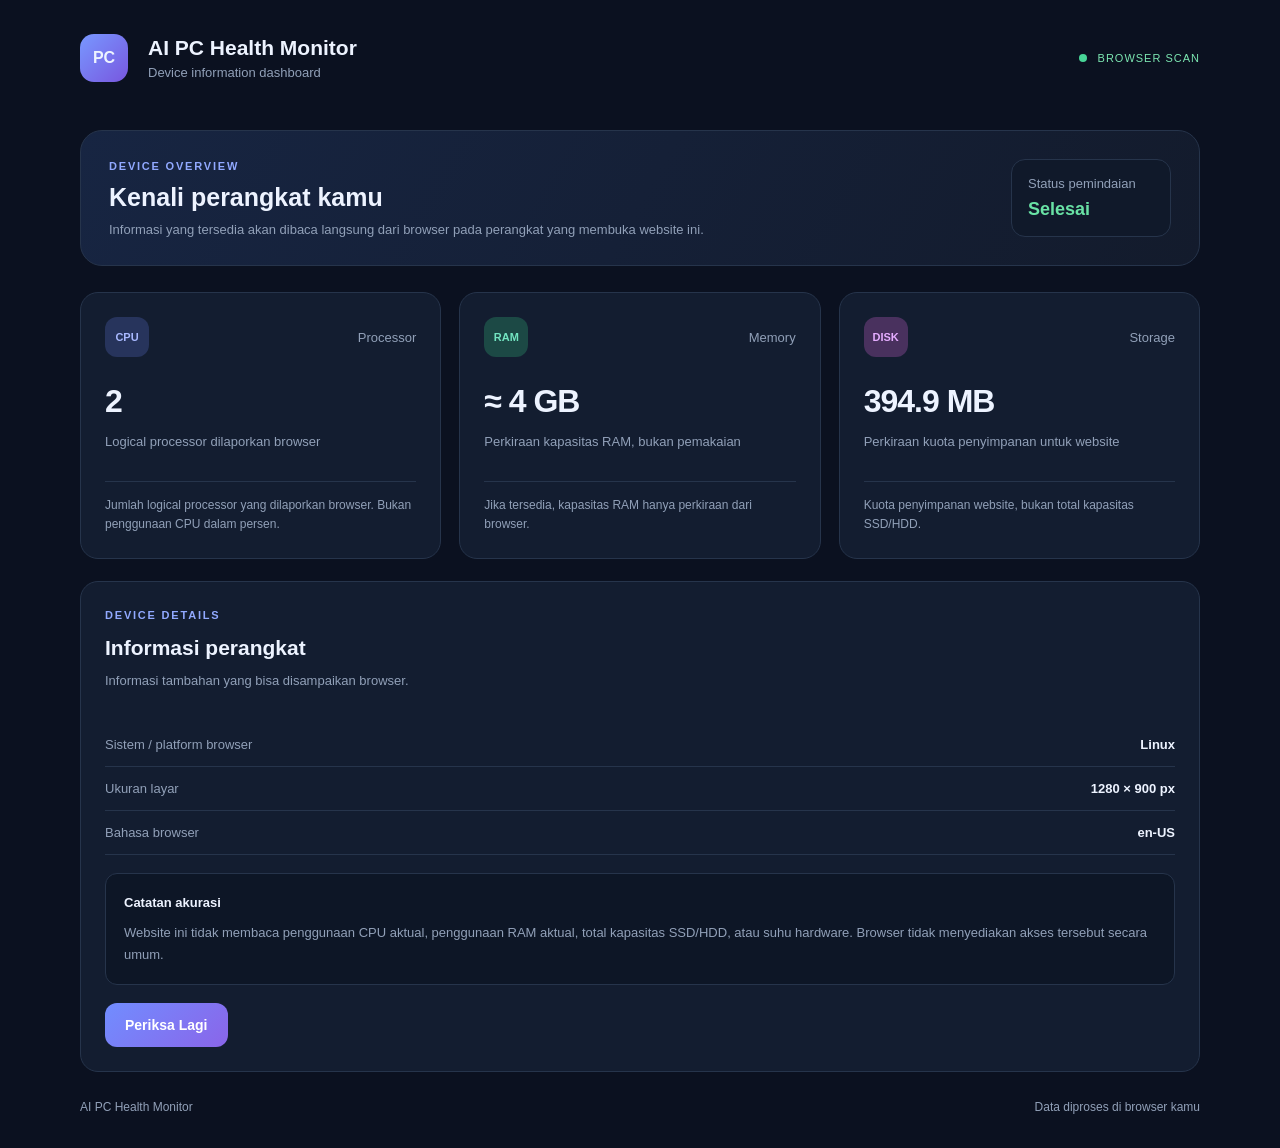
<file: website public/index.html>
<!DOCTYPE html>
<html lang="id">
<head>
    <meta charset="UTF-8">
    <meta name="viewport" content="width=device-width, initial-scale=1.0">
    <meta name="theme-color" content="#0b1120">
    <title>AI PC Health Monitor</title>
    <link rel="stylesheet" href="style.css">
</head>
<body>
<main class="container">
    <header class="topbar">
        <div class="brand">
            <div class="logo">PC</div>
            <div>
                <h1>AI PC Health Monitor</h1>
                <p>Device information dashboard</p>
            </div>
        </div>
        <span class="live"><span></span> BROWSER SCAN</span>
    </header>

    <section class="welcome">
        <div>
            <p class="eyebrow">DEVICE OVERVIEW</p>
            <h2>Kenali perangkat kamu</h2>
            <p class="muted">
                Informasi yang tersedia akan dibaca langsung dari browser
                pada perangkat yang membuka website ini.
            </p>
        </div>
        <div class="status-box">
            <span class="muted">Status pemindaian</span>
            <strong id="scan-status">Memulai...</strong>
        </div>
    </section>

    <section class="metrics">
        <article class="metric-card">
            <div class="metric-heading">
                <span class="metric-icon cpu-icon">CPU</span>
                <span class="muted">Processor</span>
            </div>
            <div class="metric-value compact" id="cpu-value">--</div>
            <p class="metric-label" id="cpu-detail">Memeriksa dukungan browser...</p>
            <div class="info-note">
                Jumlah logical processor yang dilaporkan browser.
                Bukan penggunaan CPU dalam persen.
            </div>
        </article>

        <article class="metric-card">
            <div class="metric-heading">
                <span class="metric-icon ram-icon">RAM</span>
                <span class="muted">Memory</span>
            </div>
            <div class="metric-value compact" id="ram-value">--</div>
            <p class="metric-label" id="ram-detail">Memeriksa dukungan browser...</p>
            <div class="info-note">
                Jika tersedia, kapasitas RAM hanya perkiraan dari browser.
            </div>
        </article>

        <article class="metric-card">
            <div class="metric-heading">
                <span class="metric-icon disk-icon">DISK</span>
                <span class="muted">Storage</span>
            </div>
            <div class="metric-value compact" id="disk-value">--</div>
            <p class="metric-label" id="disk-detail">Memeriksa dukungan browser...</p>
            <div class="info-note">
                Kuota penyimpanan website, bukan total kapasitas SSD/HDD.
            </div>
        </article>
    </section>

    <section class="panel">
        <div>
            <p class="eyebrow">DEVICE DETAILS</p>
            <h2>Informasi perangkat</h2>
            <p class="muted">
                Informasi tambahan yang bisa disampaikan browser.
            </p>
        </div>
        <div class="details">
            <div class="detail-row">
                <span>Sistem / platform browser</span>
                <strong id="platform-value">Tidak tersedia</strong>
            </div>
            <div class="detail-row">
                <span>Ukuran layar</span>
                <strong id="screen-value">Tidak tersedia</strong>
            </div>
            <div class="detail-row">
                <span>Bahasa browser</span>
                <strong id="language-value">Tidak tersedia</strong>
            </div>
        </div>
        <div class="result">
            <strong>Catatan akurasi</strong>
            <p>
                Website ini tidak membaca penggunaan CPU aktual, penggunaan
                RAM aktual, total kapasitas SSD/HDD, atau suhu hardware.
                Browser tidak menyediakan akses tersebut secara umum.
            </p>
        </div>
        <button id="scan-button" type="button">Periksa Lagi</button>
    </section>

    <footer>
        <span>AI PC Health Monitor</span>
        <span>Data diproses di browser kamu</span>
    </footer>
</main>

<script>
    function formatBytes(bytes) {
        if (!Number.isFinite(bytes) || bytes < 0) return "Tidak tersedia";

        const units = ["B", "KB", "MB", "GB", "TB"];
        let value = bytes;
        let unit = 0;

        while (value >= 1024 && unit < units.length - 1) {
            value /= 1024;
            unit++;
        }

        return `${value.toFixed(1)} ${units[unit]}`;
    }

    function setUnsupported(valueId, detailId, message) {
        document.getElementById(valueId).textContent = "N/A";
        document.getElementById(detailId).textContent = message;
    }

    async function scanDevice() {
        const button = document.getElementById("scan-button");
        const status = document.getElementById("scan-status");

        button.disabled = true;
        status.textContent = "Memeriksa...";

        try {
            // Informasi logical processor yang disediakan browser
            if (Number.isFinite(navigator.hardwareConcurrency)) {
                document.getElementById("cpu-value").textContent =
                    navigator.hardwareConcurrency;
                document.getElementById("cpu-detail").textContent =
                    "Logical processor dilaporkan browser";
            } else {
                setUnsupported(
                    "cpu-value",
                    "cpu-detail",
                    "Tidak didukung browser ini"
                );
            }

            // Perkiraan RAM, jika browser menyediakan Device Memory API
            if (Number.isFinite(navigator.deviceMemory)) {
                document.getElementById("ram-value").textContent =
                    `≈ ${navigator.deviceMemory} GB`;
                document.getElementById("ram-detail").textContent =
                    "Perkiraan kapasitas RAM, bukan pemakaian";
            } else {
                setUnsupported(
                    "ram-value",
                    "ram-detail",
                    "Browser tidak menyediakan data RAM"
                );
            }

            // Storage API hanya memberi kuota website, bukan kapasitas disk
            if (navigator.storage &&
                typeof navigator.storage.estimate === "function") {
                try {
                    const estimate = await navigator.storage.estimate();

                    if (Number.isFinite(estimate.quota)) {
                        document.getElementById("disk-value").textContent =
                            formatBytes(estimate.quota);
                        document.getElementById("disk-detail").textContent =
                            "Perkiraan kuota penyimpanan untuk website";
                    } else {
                        setUnsupported(
                            "disk-value",
                            "disk-detail",
                            "Kuota website tidak tersedia"
                        );
                    }
                } catch {
                    setUnsupported(
                        "disk-value",
                        "disk-detail",
                        "Browser tidak mengizinkan pembacaan kuota"
                    );
                }
            } else {
                setUnsupported(
                    "disk-value",
                    "disk-detail",
                    "Storage API tidak didukung"
                );
            }

            // Informasi platform dari browser dapat dibatasi atau disamarkan
            const platform = navigator.userAgentData?.platform
                || navigator.platform;

            document.getElementById("platform-value").textContent =
                platform || "Tidak tersedia";

            document.getElementById("screen-value").textContent =
                `${screen.width} × ${screen.height} px`;

            document.getElementById("language-value").textContent =
                navigator.language || "Tidak tersedia";

            status.textContent = "Selesai";
        } catch (error) {
            console.error("Pemindaian gagal:", error);
            status.textContent = "Sebagian data gagal dibaca";
        } finally {
            button.disabled = false;
        }
    }

    document.getElementById("scan-button").addEventListener(
        "click",
        scanDevice
    );

    scanDevice();
</script>
</body>
</html>
</file>
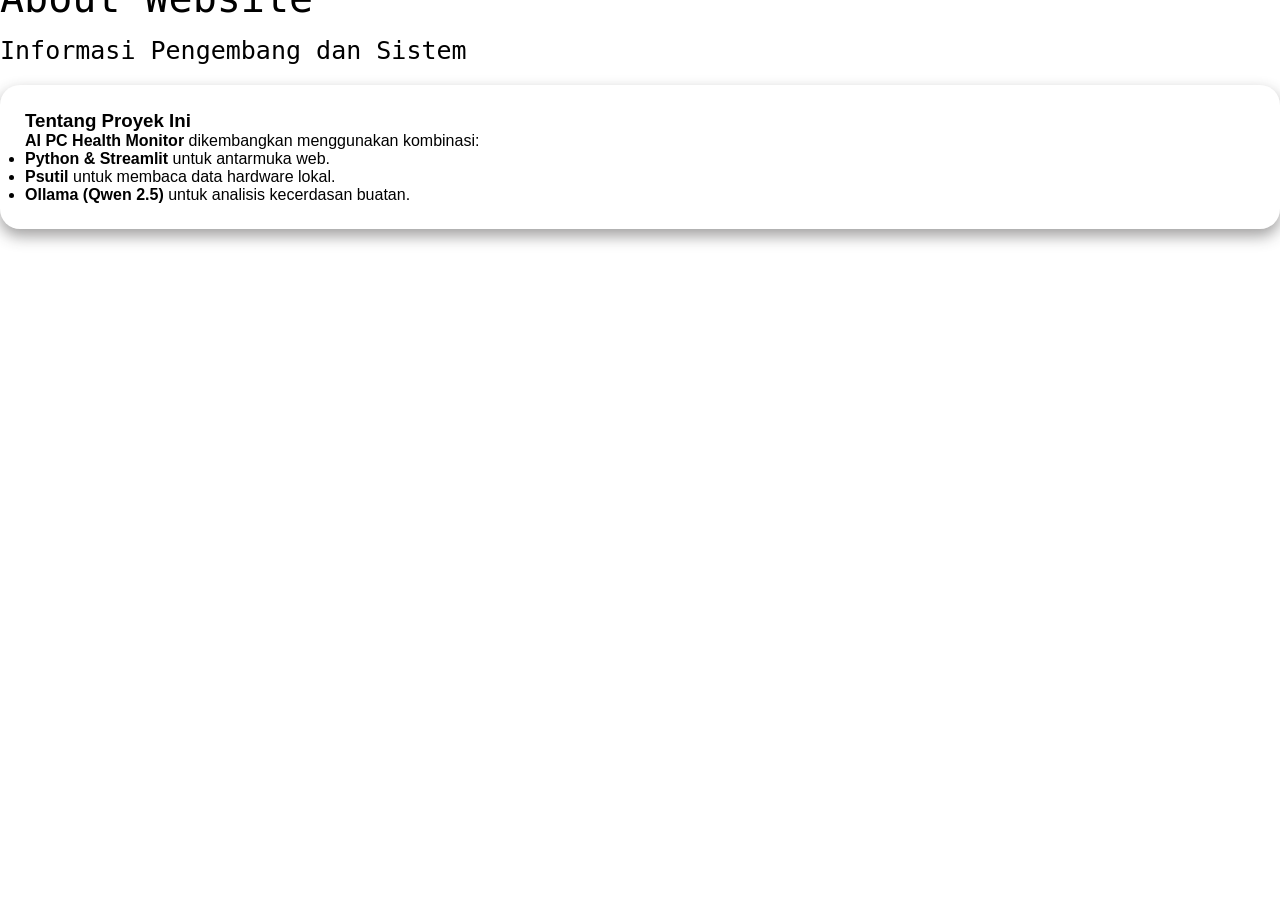
<file: about.html>
<!DOCTYPE html>
<html lang="en">
<head>
    <meta charset="UTF-8">
    <meta name="viewport" content="width=device-width, initial-scale=1.0">
    <link rel="stylesheet" href="style.css">
    <title>About</title>
</head>
<body>
  <div class="about-title"> About Website</div>
<div class="about-subtitle">Informasi Pengembang dan Sistem</div>

<div class="box-ai-about">
    <h3>Tentang Proyek Ini</h3>
    <p><b>AI PC Health Monitor</b> dikembangkan menggunakan kombinasi:</p>
    <ul>
        <li><b>Python & Streamlit</b> untuk antarmuka web.</li>
        <li><b>Psutil</b> untuk membaca data hardware lokal.</li>
        <li><b>Ollama (Qwen 2.5)</b> untuk analisis kecerdasan buatan.</li>
    </ul>
</div>
</body>
</html>
</file>
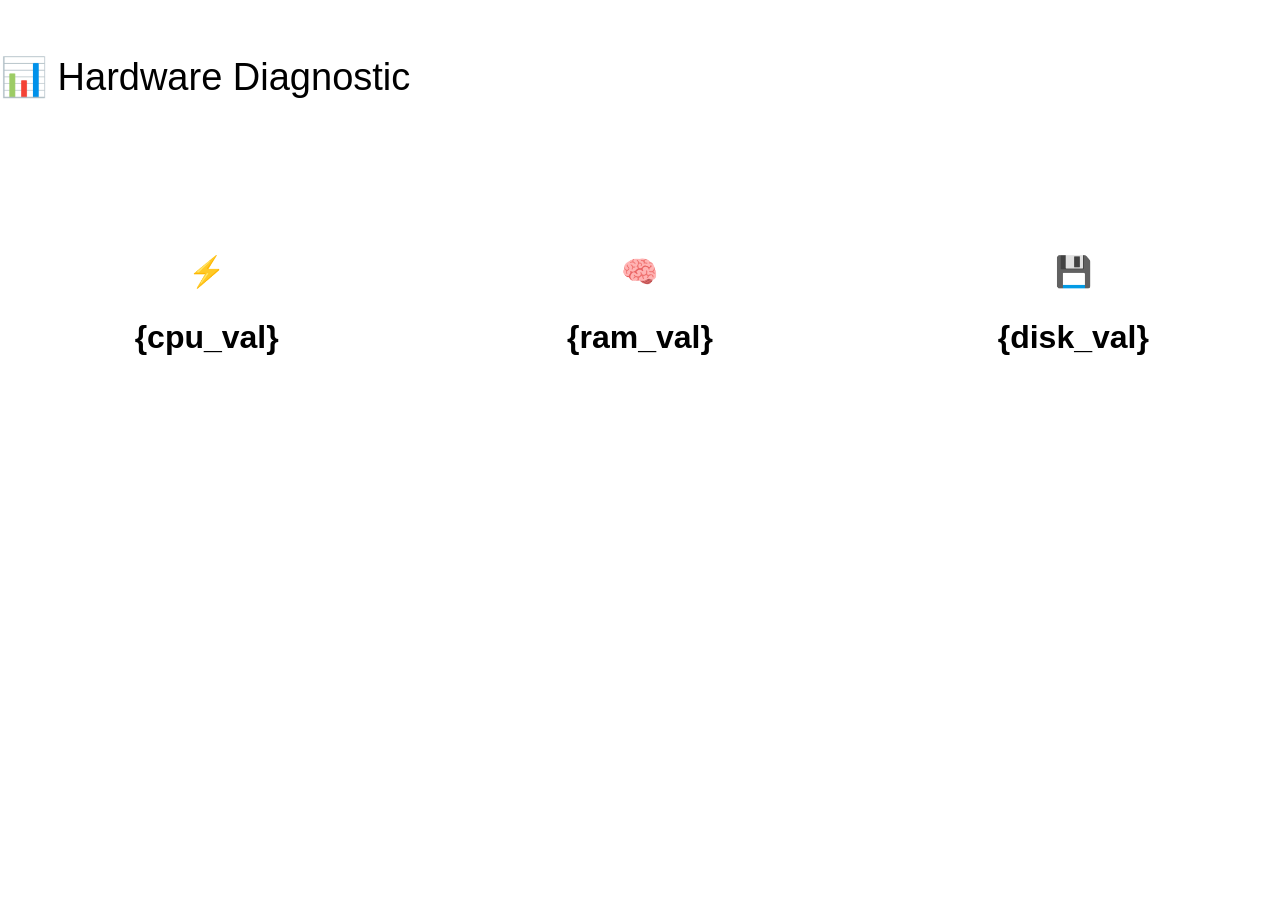
<file: diagnostic.html>
<!DOCTYPE html>
<html lang="en">
<head>
    <meta charset="UTF-8">
    <meta name="viewport" content="width=device-width, initial-scale=1.0">
     <link rel="stylesheet" href="style.css">
    <title>Diagnostic</title>
</head>
<body>
   <div class="diagnostic-main-title">📊 Hardware Diagnostic</div>
<div class="diagnostic-subtitle">Pemantauan Metrik Komputer Secara Langsung</div>

<div style="display: flex; gap: 20px; margin-bottom: 25px;">
    <div class="metric-card" style="flex: 1;">
        <div class="metric-icon">⚡</div>
        <div class="metric-title">CPU USAGE</div>
        <div class="metric-value">{cpu_val}</div>
    </div>
    <div class="metric-card" style="flex: 1;">
        <div class="metric-icon">🧠</div>
        <div class="metric-title">RAM USAGE</div>
        <div class="metric-value">{ram_val}</div>
    </div>
    <div class="metric-card" style="flex: 1;">
        <div class="metric-icon">💾</div>
        <div class="metric-title">DISK USAGE</div>
        <div class="metric-value">{disk_val}</div>
    </div>
</div>
</body>
</html>
</file>
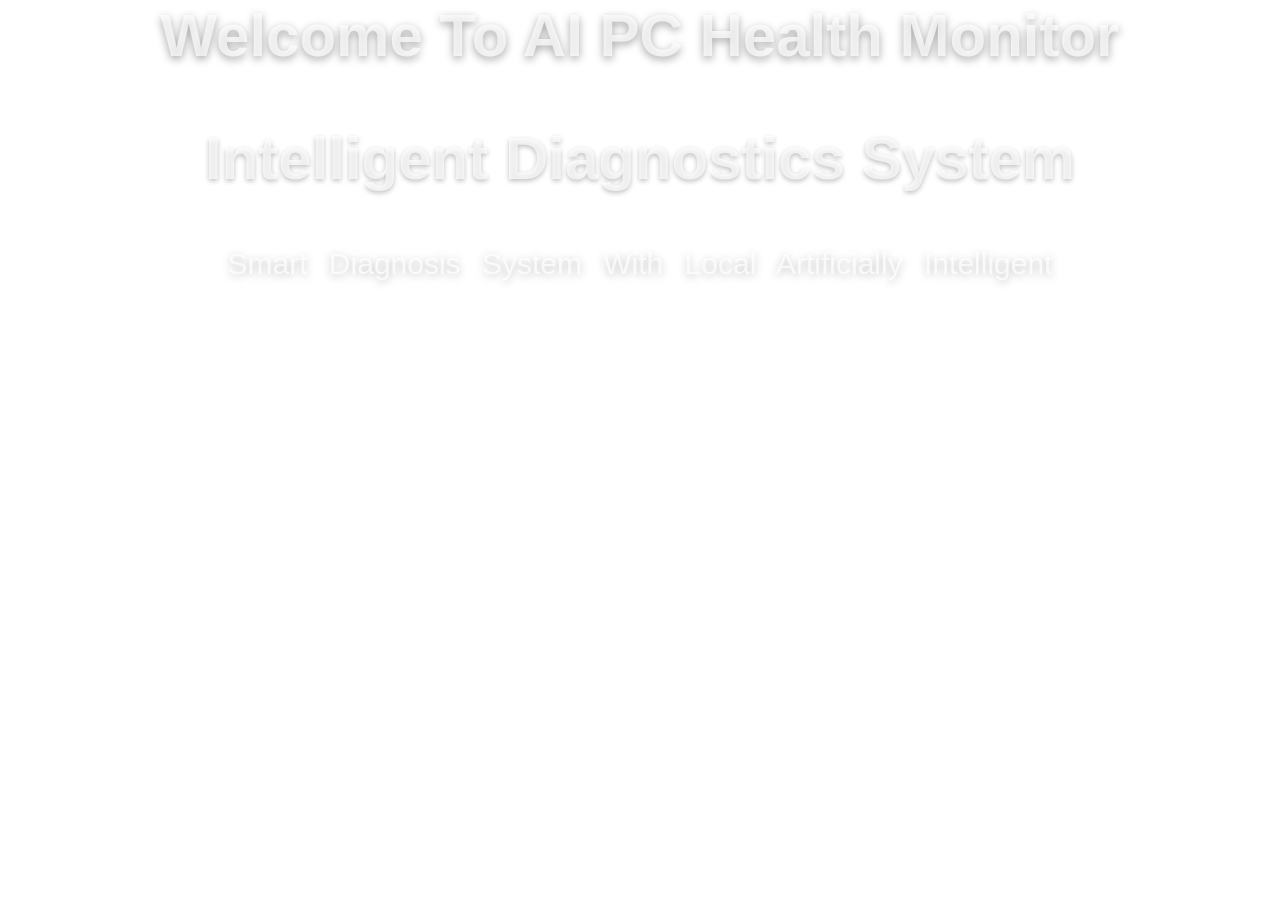
<file: home.html>
<!DOCTYPE html>
<html lang="en">
<head>
    <meta charset="UTF-8">
    <meta name="viewport" content="width=device-width, initial-scale=1.0">  
     <link rel="stylesheet" href="style.css">
    <title>Home</title>
</head>
<body>
    <div class="main-title">Welcome To AI PC Health Monitor</div>
<div class="subtitle">Intelligent Diagnostics System </div>
<div class="title">Smart Diagnosis System With Local Artificially Intelligent</div>
 
<video autoplay muted loop playsinline class="bg-video">
    <source src="bg-video.mp4" type="video/mp4">
</video>
</body>
</html>
</file>
<file: website public/style.css>
* {
    box-sizing: border-box;
}

:root {
    --bg: #0b1120;
    --card: #131d30;
    --border: #26344b;
    --text: #edf3ff;
    --muted: #91a0b8;
}

body {
    margin: 0;
    background: var(--bg);
    color: var(--text);
    font-family: "Segoe UI", Arial, sans-serif;
}

.container {
    width: min(1120px, 92%);
    margin: 0 auto;
    padding: 34px 0;
}

.topbar, .brand, .metric-heading, .welcome {
    display: flex;
    align-items: center;
    justify-content: space-between;
    gap: 20px;
}

.brand {
    justify-content: flex-start;
}

.logo {
    display: grid;
    place-items: center;
    width: 48px;
    height: 48px;
    border-radius: 14px;
    background: linear-gradient(135deg, #7898ff, #7857df);
    font-weight: 800;
}

h1, h2, p {
    margin-top: 0;
}

h1 {
    margin-bottom: 5px;
    font-size: 21px;
}

h2 {
    margin-bottom: 10px;
    font-size: 25px;
}

.brand p, .muted {
    color: var(--muted);
    font-size: 13px;
}

.brand p {
    margin-bottom: 0;
}

.live {
    color: #7ce6b1;
    font-size: 11px;
    letter-spacing: 1px;
}

.live span {
    display: inline-block;
    width: 8px;
    height: 8px;
    margin-right: 6px;
    border-radius: 50%;
    background: #48d597;
}

.welcome {
    margin: 48px 0 26px;
    padding: 28px;
    border: 1px solid var(--border);
    border-radius: 22px;
    background: linear-gradient(120deg, #172542, #131b2c);
}

.welcome p:last-child {
    margin-bottom: 0;
}

.eyebrow {
    color: #91a9ff;
    font-size: 11px;
    font-weight: 700;
    letter-spacing: 1.8px;
}

.status-box {
    min-width: 160px;
    padding: 16px;
    border: 1px solid var(--border);
    border-radius: 14px;
    background: #10192a;
}

.status-box span, .status-box strong {
    display: block;
}

.status-box strong {
    margin-top: 8px;
    font-size: 18px;
    color: #69e2a5;
}

.metrics {
    display: grid;
    grid-template-columns: repeat(3, minmax(0, 1fr));
    gap: 18px;
}

.metric-card, .panel {
    padding: 24px;
    border: 1px solid var(--border);
    border-radius: 18px;
    background: var(--card);
}

.metric-icon {
    display: grid;
    place-items: center;
    width: 44px;
    height: 40px;
    border-radius: 12px;
    font-size: 11px;
    font-weight: 800;
}

.cpu-icon {
    color: #a9b9ff;
    background: #27345c;
}

.ram-icon {
    color: #73e5c1;
    background: #1c4945;
}

.disk-icon {
    color: #e5adff;
    background: #49315e;
}

.metric-value {
    margin: 26px 0 12px;
    font-size: 42px;
    font-weight: 700;
    letter-spacing: -1px;
}

.metric-value.compact {
    font-size: 32px;
    overflow-wrap: anywhere;
}

.metric-label {
    min-height: 36px;
    color: var(--muted);
    font-size: 13px;
    line-height: 1.5;
}

.info-note {
    padding-top: 14px;
    border-top: 1px solid var(--border);
    color: var(--muted);
    font-size: 12px;
    line-height: 1.6;
}

.panel {
    display: grid;
    gap: 18px;
    margin-top: 22px;
}

.panel h2 {
    font-size: 21px;
}

.panel p {
    line-height: 1.7;
}

.details {
    display: grid;
    gap: 0;
}

.detail-row {
    display: flex;
    justify-content: space-between;
    gap: 16px;
    padding: 14px 0;
    border-bottom: 1px solid var(--border);
    font-size: 13px;
}

.detail-row span {
    color: var(--muted);
}

.detail-row strong {
    text-align: right;
    overflow-wrap: anywhere;
}

.result {
    padding: 18px;
    border: 1px solid var(--border);
    border-radius: 12px;
    background: #0d1626;
    font-size: 13px;
    line-height: 1.7;
}

.result p {
    margin: 8px 0 0;
    color: var(--muted);
}

button {
    justify-self: start;
    padding: 14px 20px;
    border: 0;
    border-radius: 12px;
    background: linear-gradient(135deg, #718dff, #8a65e9);
    color: white;
    font-size: 14px;
    font-weight: 700;
    cursor: pointer;
}

button:hover {
    filter: brightness(1.1);
}

button:disabled {
    cursor: wait;
    opacity: 0.65;
}

footer {
    display: flex;
    justify-content: space-between;
    gap: 12px;
    margin-top: 28px;
    color: var(--muted);
    font-size: 12px;
}

@media (max-width: 750px) {
    .welcome {
        align-items: flex-start;
        flex-direction: column;
        margin-top: 30px;
    }

    .status-box {
        width: 100%;
    }

    .metrics {
        grid-template-columns: 1fr;
    }

    .detail-row {
        flex-direction: column;
    }

    .detail-row strong {
        text-align: left;
    }

    button {
        width: 100%;
    }

    footer {
        flex-direction: column;
    }

    .live {
        display: none;
    }
}
</file>
<file: style.css>
*, html, body{
    margin:0;
    padding:0;
    font-family:'Trebuchet MS', 'Lucida Sans Unicode', 'Lucida Grande', 'Lucida Sans', Arial, sans-serif;

}

/* Main background */
.stApp {
    background-color:white;
    color: white;
}

/* Hide Streamlit menu */
#MainMenu { visibility: hidden; }
footer { visibility: hidden; }
header { visibility: hidden; }

/*diagnostic*/
.diagnostic-main-title {
    font-size: 38px;
    font-weight:50px;
    margin-top:55px;
    pointer-events:none;
    margin-bottom:10px;
    display: fixed;
}

.diagnostic-subtitle {
    margin-top:55px;
    color: #ffffff;
    margin-bottom:55px;
    display:fixed;
    font-size: 20px;
    pointer-events: none;
    font-weight: 300px 
    
}

/*diagnostic*/



/* Metric cards */
.metric-card {
    background-color:#ffffff3b;
    border-radius: 20px;
    padding: 22px;
    min-height: 150px;
    text-align: center;
    justify-content:space-between;
    gap: 15px;
    width: 10%;
   
    
}

.metric-card:hover{
   transition:all 0.5s ease-in-out;
   transform:scale3d(1.03, 1.05, 1.1); 
   box-shadow: 0 6px 20px rgba(255, 255, 255, 0.781);
   
}

.metric-icon { 
    font-size: 30px;
    pointer-events: none;
}


.metric-title {
    color: #ffffff;
    font-size: 15px;
    margin-top: 8px;
    pointer-events: none;
}

.metric-value {
    font-size: 32px;
    font-weight: 700;
    margin-top: 5px;
    pointer-events:none;
}

/*metric cards*/


/* home */
.main-title {
    text-shadow: 0 3px 8px rgba(0, 0, 0, 0.35);
    font-size: 60px;
    font-weight:800;
    text-align:center;
    line-height: 1.2;
    color: #ffffffb5;
    margin-bottom: 45px;
    pointer-events: none;
    font-family: Arial, Helvetica, sans-serif   

}

.subtitle{

    font-family:Arial, Helvetica, sans-serif;
    font-size: 60px;
    font-weight:800;
    text-align:center;
    line-height:1.4;
    color: #ffffffb5;
    margin-bottom: 45px;
    pointer-events: none;
    text-shadow: 0 2px 5px rgba(0, 0, 0, 0.25);
}

.title{
    font-family:Arial, Helvetica, sans-serif;
    font-size: 30px;
    font-weight:300;
    text-align:center;
    line-height:1.2;
    color: #ffffffb5;
    word-spacing: 13px;
    pointer-events: none;
    text-shadow: 0 2px 8px rgba(0, 0, 0, 0.25);
}
/*home*/

/*about*/
.box-ai-about{
    background-color: #ffffff28;
    border-radius: 20px;
    padding: 25px;
    margin-top: 20px;
    box-shadow: 0 7px 15px 0 rgba(46, 43, 43, 0.456);
}

.about-title {
    font-size: 40px;
    font-weight: 300px;
    margin-top: -25px;
    margin-bottom: 15px;
    font-family: monospace;
    
      
}

.about-subtitle{
    font-size: 25px;
    font-weight: 150px;
    font-family:monospace
    

}
/*about*/


/* Navigation bar*/
.fContainer{
    width: 100%;
    display:flex;
    justify-content:space-between;
    align-items: center;
    padding-top: -45px;
    margin-left: 0px !important;
    margin-top:-100px;
    margin-bottom:-75px;

    
}

.wrapper{
   
    width: 800px;
    height: 75px;
    background-color:#ffffff21;
    display:flex;
    font-size:20px;
    padding:15px;
    justify-content:space-between;
    align-items:center;
    border-radius: 35px;
    margin-top: 35px;
    margin-bottom:75px;
    box-shadow: 0 7px 15px 0 rgba(46, 43, 43, 0.456);
    
}
.brand{
    display:flex;
    flex-direction: row;
    font-size:20px;
    padding:15px;
}

.first{
    color: white;
    font-weight: 700;
    word-spacing:-3px;
    font-family:cursive;
    pointer-events:none;
}

.last{
    color: hsla(74, 100%, 64%, 0.77);
    padding-left: 10px;
    font-weight:500;
    word-spacing:-2px;
    pointer-events: none;
    font-family:Impact;
    font-style: oblique;
}

.navigation{
    display:flex;
    justify-content: center;
    align-items: center;
    padding-left:-15px;
    overflow: hidden;
   
}

.navigation>li{
    list-style-type: none;
    padding-top: 20px;
    align-items: center;
    justify-content: center;
   
}

.navbar-right{
    align-items: center;
    gap:25px;
}

.navigation>li>a{
    text-decoration:none;
    color:white;
    font-size:20px;
    padding:15px;
    display:block;

    
}

/* Transition */
.navigation>li>a:hover{
    transition:all 0.4s ease-in-out;
    background-color:#ffffff2f;
    border-radius:28px;
    transform: translateY(-2px) !important;

}
   

.navbar li{
    float:left;
}

.bg-video{
    position: fixed !important;
    top: 0;
    left: 0;
    width:100vw !important;
    height:100vh !important;
    object-fit: cover !important;
    z-index: -9999 !important;
    pointer-events: none;

}

.stApp{
    background:transparent !important;
}

/*instagram*/
.social-icons-container{
    display:flex;
    align-items:center;
    justify-content: center;
    padding: 12px 25px;
    width:85%;
    max-width:1200px;
    margin: 10px auto 30px auto;
}

.navbar-right{
    gap:30px;
    display:flex;
    align-items: center;
}

.instagram-icon{
    align-items: center;
    display: inline-flex;
    display: inline-block;
    text-decoration:none;
    transition: transform 0.2s ease, opacity 0.2s ease;
    background-color: transparent !important;
}

.instagram-icon:hover{
    transform:scale(1.15);
    opacity: 0.9;
    
}

.navbar-menu{
    display:flex;
    gap:25px;
    align-items:center;
}

.instagram-icon svg{
    width:28px;
    height:28px;
    stroke-width: 2px;
    stroke: white;
    stroke-linecap: round;
    stroke-linejoin: round;
    background-color: transparent !important;
    fill: none !important;
    box-shadow: none !important;
    margin-bottom: -70px;
    
}
</file>
